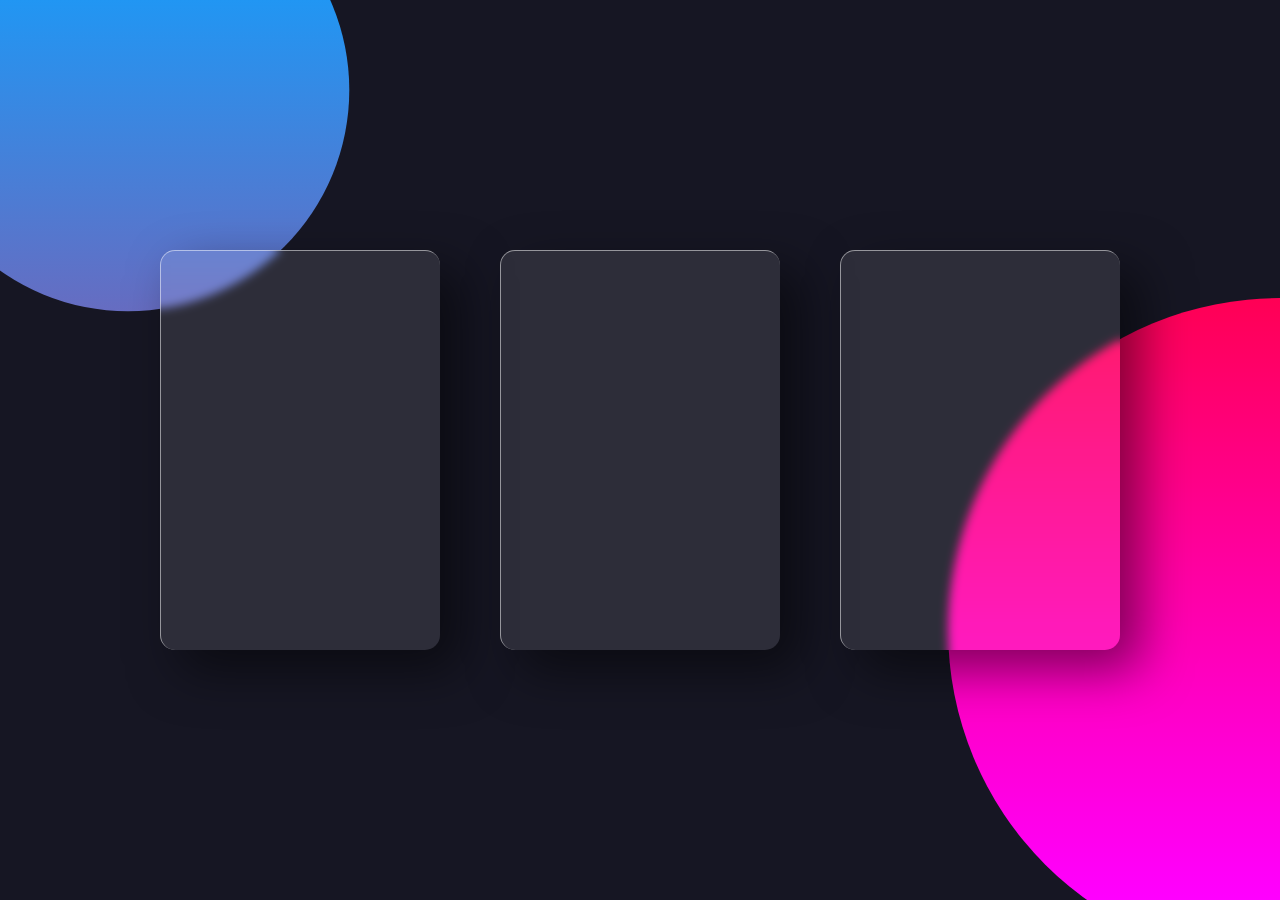
<file: index.html>
<!DOCTYPE html>
<html lang="en">
<head>
  <meta charset="UTF-8">
  <meta name="viewport" content="width=device-width, initial-scale=1.0">
  <title>Glasmorphism Effect 1</title>
  <link rel="stylesheet" href="styles.css">
</head>
<body>
  <div class="container">
    <div class="card">
      <div class="content">
        <h2>01</h2>
        <h3>Card One</h3>
        <p>Lorem ipsum dolor sit amet consectetur adipisicing elit. Velit
          eligendi quas voluptatem impedit culpa sunt, nam ducimus recusandae.
          Commodi tempora quam aliquam corrupti minima, veritatis provident quo
          nam incidunt ipsa!
        </p>
        <a href="#">Read More</a>
      </div>
    </div>
    <div class="card">
      <div class="content">
        <h2>02</h2>
        <h3>Card Two</h3>
        <p>Lorem ipsum dolor sit amet consectetur adipisicing elit. Velit
          eligendi quas voluptatem impedit culpa sunt, nam ducimus recusandae.
          Commodi tempora quam aliquam corrupti minima, veritatis provident quo
          nam incidunt ipsa!
        </p>
        <a href="#">Read More</a>
      </div>
    </div>
    <div class="card">
      <div class="content">
        <h2>03</h2>
        <h3>Card Three</h3>
        <p>Lorem ipsum dolor sit amet consectetur adipisicing elit. Velit
          eligendi quas voluptatem impedit culpa sunt, nam ducimus recusandae.
          Commodi tempora quam aliquam corrupti minima, veritatis provident quo
          nam incidunt ipsa!
        </p>
        <a href="#">Read More</a>
      </div>
    </div>
  </div>
  <script type="text/javascript" src="vanilla-tilt.js"></script>
  <script>
    VanillaTilt.init(document.querySelectorAll(".card"), {
      max: 25,
      speed: 400,
      glare: true,
      "max-glare": 0.5,
    });
  </script>
</body>
</html>
</file>
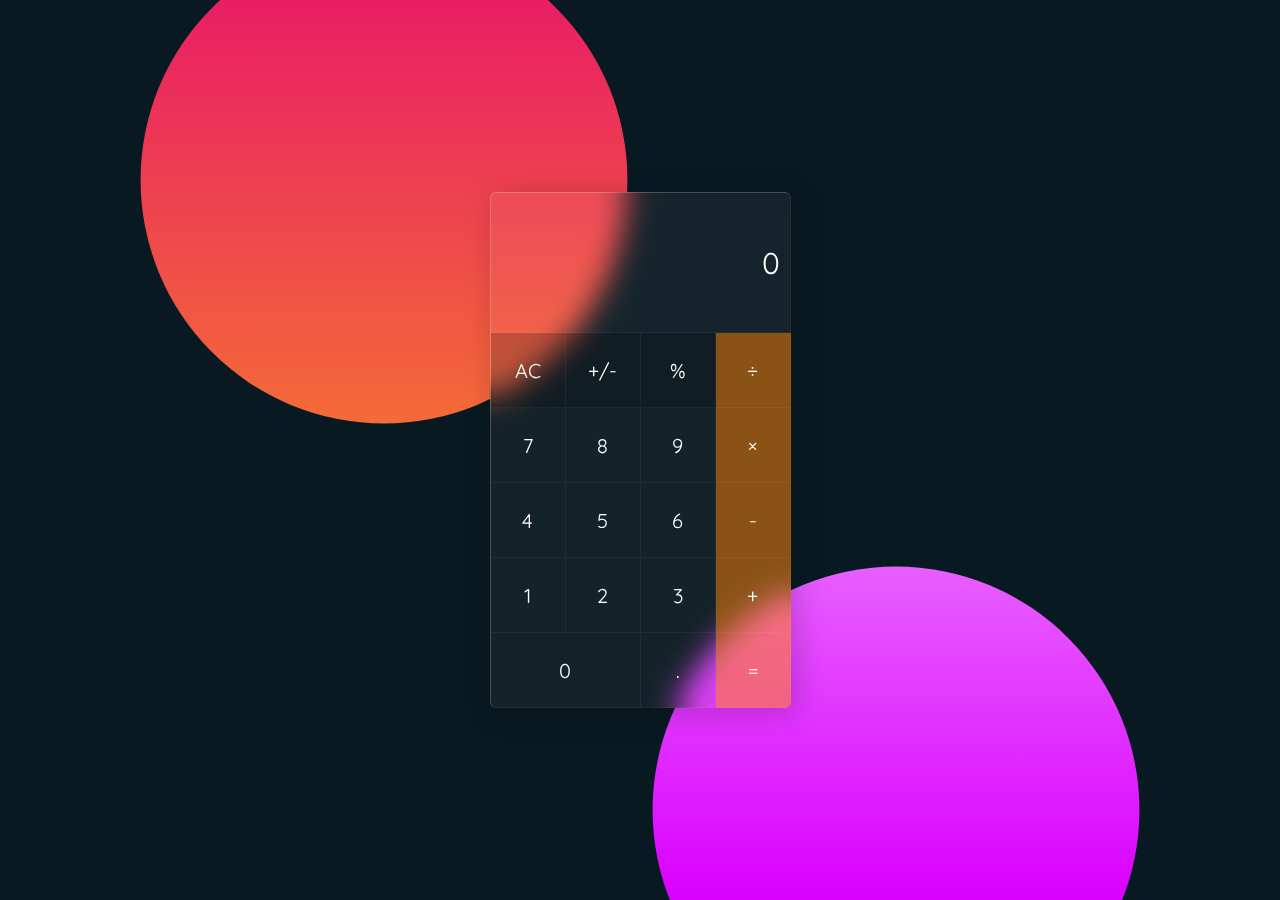
<file: Calculator/index.html>
<!DOCTYPE html>
<html lang="en">
<head>
  <meta charset="UTF-8">
  <meta name="viewport" content="width=device-width, initial-scale=1.0">
  <title>Calculator</title>
  <link rel="stylesheet" href="styles.css">
</head>
<body>
  <div class="container">
    <form class="calculator" name="calc">
      <input type="text" class="value" name="txt" class="temp" value="0"/>
      <span class="num dark" data-action="clear">AC</span>
      <span class="num dark" data-action="sign">+/-</span>
      <span class="num dark" data-action="percent">%</span>
      <span class="num colored key--operator" data-action="divide">÷</span>
      <span class="num">7</span>
      <span class="num">8</span>
      <span class="num">9</span>
      <span class="num colored key--operator" data-action="multiply">×</span>
      <span class="num">4</span>
      <span class="num">5</span>
      <span class="num">6</span>
      <span class="num colored key--operator" data-action="subtract">-</span>
      <span class="num">1</span>
      <span class="num">2</span>
      <span class="num">3</span>
      <span class="num colored key--operator" data-action="add">+</span>
      <span class="num zero">0</span>
      <span class="num" data-action="decimal">.</span>
      <span class="num colored key--equals" data-action="evaluate">=</span>
    </form>
  </div>
  <script type="text/javascript" src="app.js"></script>
  <script type="text/javascript" src="vanilla-tilt.js"></script>
  <script>
    VanillaTilt.init(document.querySelectorAll(".container"), {
      max: 15,
      speed: 400,
      glare: true,
      "max-glare": 0.2,
    });
  </script>
</body>
</html>
</file>
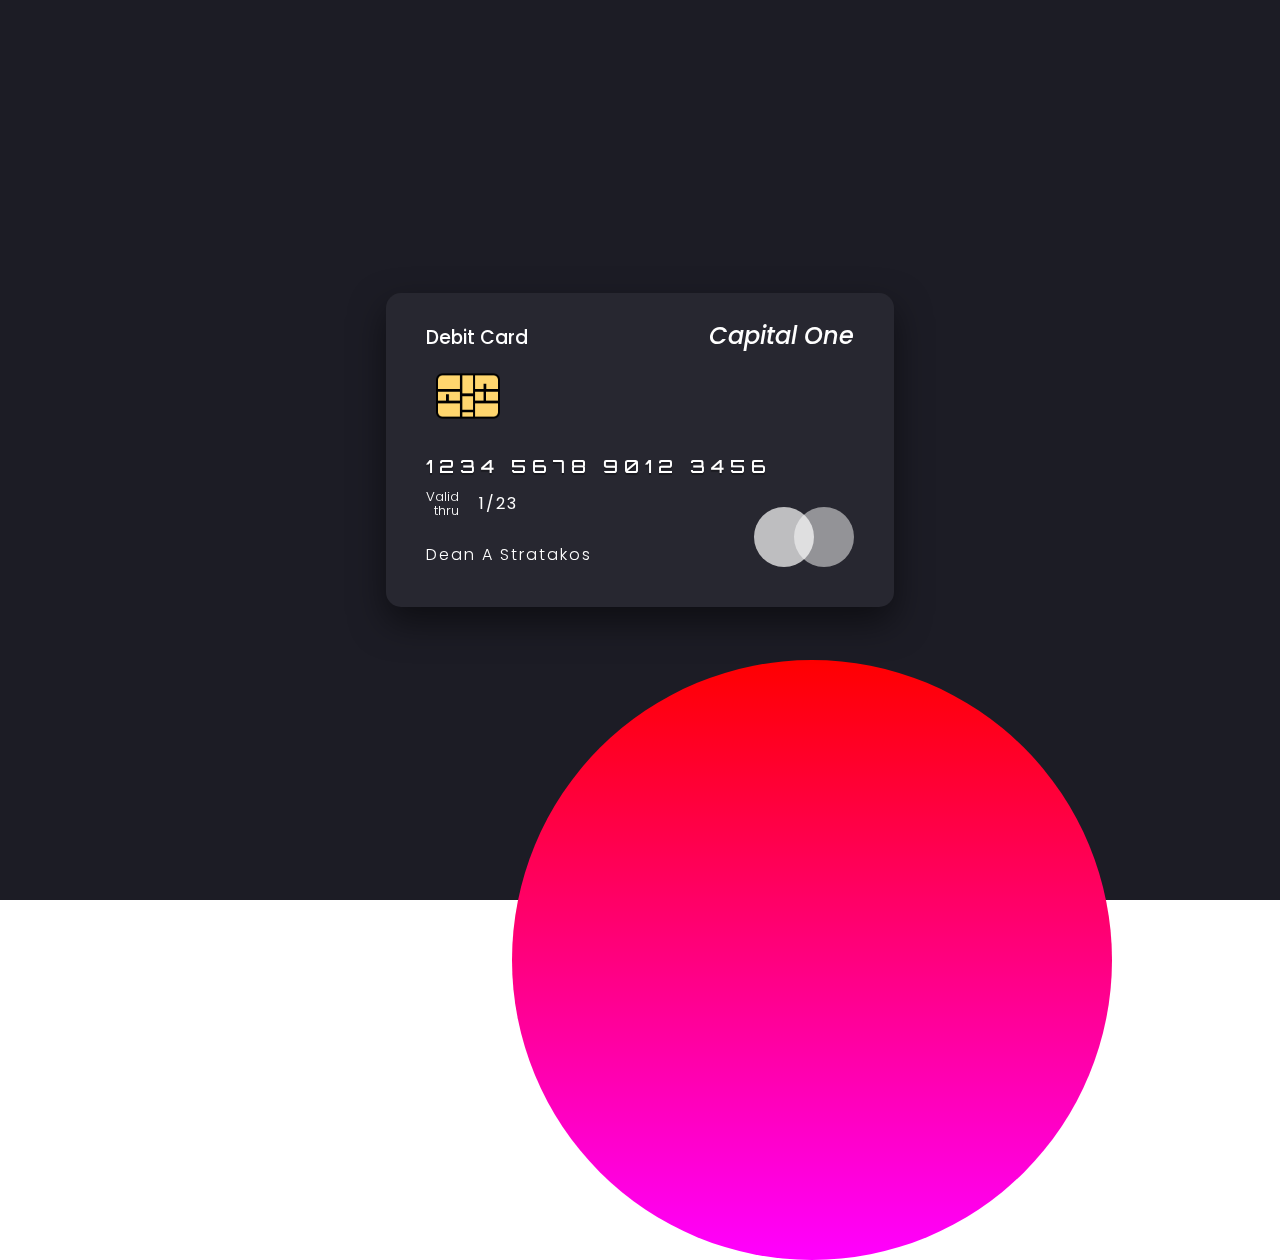
<file: Debit-Card/index.html>
<!DOCTYPE html>
<html lang="en">
<head>
  <meta charset="UTF-8">
  <meta name="viewport" content="width=device-width, initial-scale=1.0">
  <title>Glasmorphism Effect Debit Card</title>
  <link rel="stylesheet" href="styles.css">
</head>
<body>
  <section>
    <div class="card">
      <div class="face front">
        <h3 class="debit">Debit Card</h3>
        <h3 class="bank">Capital One</h3>
        <img src="chip.png" class="chip" alt="chip">
        <h3 class="number">1234 5678 9012 3456</h3>
        <h5 class="valid"><span>Valid<br>thru</span><span>1/23</span></h5>
        <h5 class="cardHolder">Dean A Stratakos</h5>
      </div>
      <div class="face back">
        <div class="blackbar"></div>
        <div class="ccvtext">
          <h5>Authorized Signature - not valid unless signed</h5>
          <div class="whiteBar"></div>
          <div class="ccv">123</div>
        </div>
        <p class="text">
          Lorem ipsum dolor sit amet consectetur adipisicing elit. Eaque harum
          iure pariatur non nobis ipsam praesentium illo aspernatur dolore
          adipisci consequuntur fugit officia vero atque accusamus quod, beatae
          at nam? Lorem ipsum dolor sit amet consectetur adipisicing elit.
          Reiciendis quasi nemo autem ab ad esse iusto veniam ex, quae eveniet.
          Hic, aliquid totam doloremque quaerat a fuga eligendi facere omnis?
        </p>
      </div>
    </div>
  </section>
</body>
</html>
</file>
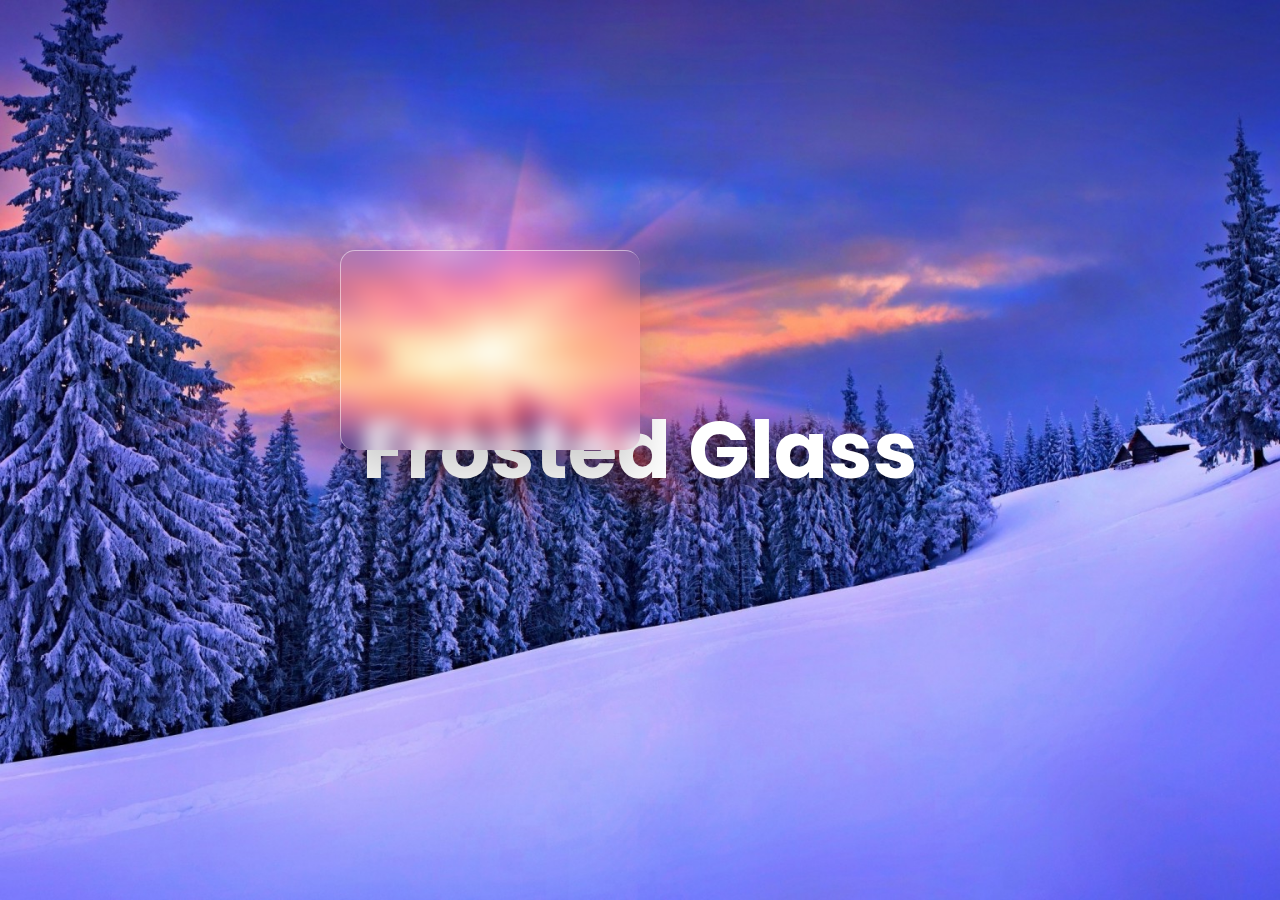
<file: Frosted-Glass/index.html>
<!DOCTYPE html>
<html lang="en">
<head>
  <meta charset="UTF-8">
  <meta name="viewport" content="width=device-width, initial-scale=1.0">
  <title>Frosted Glass Effect</title>
  <link rel="stylesheet" href="styles.css">
</head>
<body>
  <section>
    <h2>Frosted Glass</h2>
    <div class="glass"></div>
  </section>
  <script>
    document.addEventListener("mousemove", function(e) {
      const glass = document.querySelector('.glass');
      glass.style.left = e.offsetX + 'px';
      glass.style.top = e.offsetY + 'px';
    })
  </script>
</body>
</html>
</file>
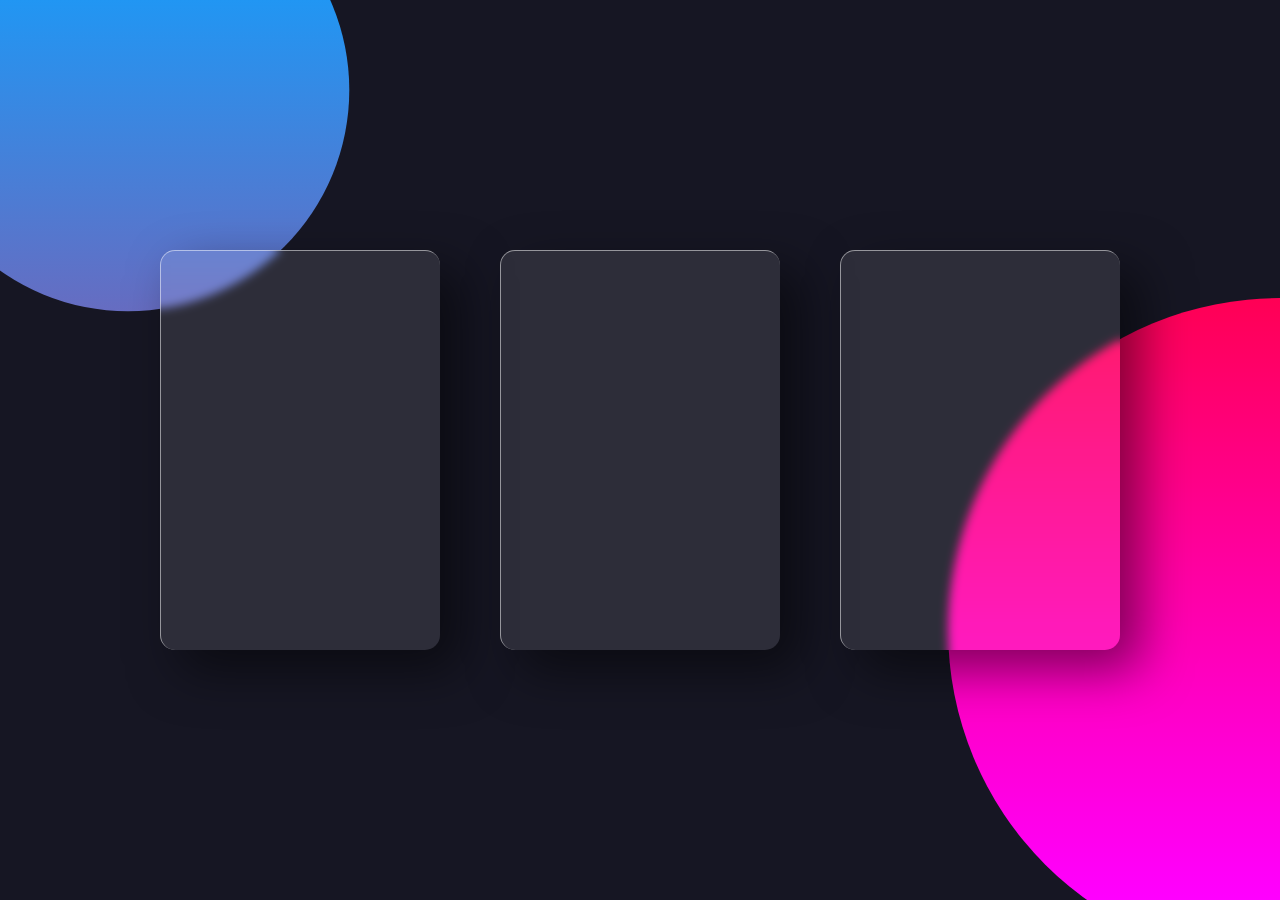
<file: Three-Cards/index.html>
<!DOCTYPE html>
<html lang="en">
<head>
  <meta charset="UTF-8">
  <meta name="viewport" content="width=device-width, initial-scale=1.0">
  <title>Glasmorphism Effect Three Cards</title>
  <link rel="stylesheet" href="styles.css">
</head>
<body>
  <div class="container">
    <div class="card">
      <div class="content">
        <h2>01</h2>
        <h3>Card One</h3>
        <p>Lorem ipsum dolor sit amet consectetur adipisicing elit. Velit
          eligendi quas voluptatem impedit culpa sunt, nam ducimus recusandae.
          Commodi tempora quam aliquam corrupti minima, veritatis provident quo
          nam incidunt ipsa!
        </p>
        <a href="#">Read More</a>
      </div>
    </div>
    <div class="card">
      <div class="content">
        <h2>02</h2>
        <h3>Card Two</h3>
        <p>Lorem ipsum dolor sit amet consectetur adipisicing elit. Velit
          eligendi quas voluptatem impedit culpa sunt, nam ducimus recusandae.
          Commodi tempora quam aliquam corrupti minima, veritatis provident quo
          nam incidunt ipsa!
        </p>
        <a href="#">Read More</a>
      </div>
    </div>
    <div class="card">
      <div class="content">
        <h2>03</h2>
        <h3>Card Three</h3>
        <p>Lorem ipsum dolor sit amet consectetur adipisicing elit. Velit
          eligendi quas voluptatem impedit culpa sunt, nam ducimus recusandae.
          Commodi tempora quam aliquam corrupti minima, veritatis provident quo
          nam incidunt ipsa!
        </p>
        <a href="#">Read More</a>
      </div>
    </div>
  </div>
  <script type="text/javascript" src="vanilla-tilt.js"></script>
  <script>
    VanillaTilt.init(document.querySelectorAll(".card"), {
      max: 25,
      speed: 400,
      glare: true,
      "max-glare": 0.5,
    });
  </script>
</body>
</html>
</file>
<file: styles.css>
@import url('https://fonts.googleapis.com/css?family=Poppins:200,300,400,500,600,700,800,900&display=swap');

* {
  margin: 0;
  padding: 0;
  box-sizing: border-box;
  font-family: 'Poppins', sans-serif;
}

body {
  display: flex;
  justify-content: center;
  align-items: center;
  min-height: 100vh;
  background: #161623;
}

body::before {
  content: '';
  position: absolute;
  top: 0;
  left: 0;
  width: 100%;
  height: 100%;
  background: linear-gradient(#f00, #f0f);
  clip-path: circle(30% at right 70%);
}

body::after {
  content: '';
  position: absolute;
  top: 0;
  left: 0;
  width: 100%;
  height: 100%;
  background: linear-gradient(#2196f3, #e91e63);
  clip-path: circle(20% at 10% 10%);
}

.container  {
  position: relative;
  display: flex;
  justify-content: center;
  align-items: center;
  max-width: 1200px;
  flex-wrap: wrap;
  z-index: 1;
}

.container .card {
  position: relative;
  width: 280px;
  height: 400px;
  margin: 30px;
  border-radius: 15px;
  overflow: hidden;
  display: flex;
  justify-content: center;
  align-items: center;
  /* glassmorphism effect */
  background: rgba(255, 255, 255, 0.1);
  box-shadow: 20px 20px 50px rgba(0, 0, 0, 0.5);
  border-top: 1px solid rgba(255, 255, 255, 0.5);
  border-left: 1px solid rgba(255, 255, 255, 0.5);
  backdrop-filter: blur(5px);
  -webkit-backdrop-filter: blur(5px);
}

.container .card .content {
  padding: 20px;
  text-align: center;
  transform: translateY(100px);
  opacity: 0;
  transition: 0.5s;
}

.container .card:hover .content {
  transform: translateY(0);
  opacity: 1;
}

.container .card .content h2 {
  position: absolute;
  top: -40px;
  right: 30px;
  font-size: 8em;
  color: rgb(255, 255, 255, 0.05);
  pointer-events: none;
}

.container .card .content h3 {
  font-size: 1.8em;
  color: #fff;
  z-index: 1;
}

.container .card .content p {
  font-size: 1em;
  color: #fff;
  font-weight: 300;
}

.container .card .content a {
  position: relative;
  display: inline-block;
  padding: 8px 20px;
  margin-top: 15px;
  background: #fff;
  color: #000;
  border-radius: 20px;
  text-decoration: none;
  font-weight: 500;
  box-shadow: 0 5px 15px rgba(0, 0, 0, 0.2);
}
</file>
<file: Calculator/styles.css>
@import url('https://fonts.googleapis.com/css?family=Quicksand:200,300,400,500,600,700,800,900&display=swap');

* {
  margin: 0;
  padding: 0;
  box-sizing: border-box;
  font-family: 'Quicksand', sans-serif;
}

body {
  display: flex;
  justify-content: center;
  align-items: center;
  min-height: 100vh;
  background: #091921;
}

body:before {
  content: '';
  position: absolute;
  top: 0;
  left: 0;
  width: 100%;
  height: 100%;
  background: linear-gradient(#e91e63, #ffc107);
  clip-path: circle(22% at 30% 20%);
}

body:after {
  content: '';
  position: absolute;
  top: 0;
  left: 0;
  width: 100%;
  height: 100%;
  background: linear-gradient(#ffffff, #da00ff);
  clip-path: circle(22% at 70% 90%);
}

.container {
  position: relative;
  background: rgba(255, 255, 255, 0.05);
  border-radius: 6px;
  overflow: hidden;
  z-index: 10;
  /* glassmorphism effect */
  box-shadow: 5px 5px 30px rgba(0, 0, 0, 0.2);
  border-top: 1px solid rgba(255, 255, 255, 0.2);
  border-left: 1px solid rgba(255, 255, 255, 0.2);
  backdrop-filter: blur(15px);
  -webkit-backdrop-filter: blur(15px);
}

.container .calculator {
  position: relative;
  display: grid;
}

.container .calculator .value {
  grid-column: span 4;
  height: 140px;
  width: 300px;
  text-align: right;
  border: none;
  outline: none;
  padding: 10px;
  font-size: 30px;
  background: transparent;
  color: #fff;
  border-bottom: 1px solid rgba(255, 255, 255, 0.05);
  border-right: 1px solid rgba(255, 255, 255, 0.05);
}

.container .calculator span {
  display: grid;
  place-items: center;
  width: 75px;
  height: 75px;
  color: #fff;
  font-weight: 400;
  cursor: pointer;
  font-size: 20px;
  user-select: none;
  border-bottom: 1px solid rgba(255, 255, 255, 0.05);
  border-right: 1px solid rgba(255, 255, 255, 0.05);
}

.container .calculator span:hover {
  transition: 0s;
  background: rgba(255, 255, 255, 0.05);
}

.container .calculator span.colored:hover {
  background: rgba(255, 131, 0, 1);
}

.container .calculator span:active {
  background: #14ff47;
  color: #192f00;
  font-size: 24px;
  font-weight: 500;
}

.container .calculator .num {
  background: rgba(0, 0, 0, 0.05);
}

.container .calculator .dark {
  background: rgba(0, 0, 0, 0.2);
}

.container .calculator .colored {
  background: rgba(255, 131, 0, 0.5);
}

.container .calculator .zero {
  grid-column: span 2;
  width: 150px;
}
</file>
<file: Debit-Card/styles.css>
@import url('https://fonts.googleapis.com/css?family=Poppins:200,300,400,500,600,700,800,900&display=swap');
@import url('https://fonts.googleapis.com/css2?family=Orbitron:wght@500&display=swap');

* {
  margin: 0;
  padding: 0;
  box-sizing: border-box;
  font-family: 'Poppins', sans-serif;
}

body {
  overflow: hidden;
}

section {
  display: flex;
  justify-content: center;
  align-items: center;
  min-height: 100vh;
  background: #1c1c25;
}

section::before {
  content: '';
  position: absolute;
  bottom: -40%;
  left: 40%;
  width: 600px;
  height: 600px;
  background: linear-gradient(#f00, #f0f);
  border-radius: 50%;
}

.card {
  position: relative;
  width: 508px;
  height: 314px;
  transform-style: preserve-3d;
  perspective: 500px;
}

.card .face {
  position: absolute;
  top: 0;
  left: 0;
  width: 100%;
  height: 100%;
  box-shadow: 0 15px 35px rgba(0, 0, 0, 0.5);
  border-radius: 15px;
  background: rgba(255, 255, 255, 0.05);
  backdrop-filter: blur(10px);
  -webkit-backdrop-filter: blur(10px);
  transform-style: preserve-3d;
  transition: 1s;
  backface-visibility: hidden;
  -webkit-backface-visibility: hidden;
}

.card:hover .face.front {
  transform: rotateY(180deg);
}

.card .face.back {
  transform: rotateY(180deg);
}

.card:hover .face.back {
  transform: rotateY(360deg);
}

.card .face.front::before {
  content: '';
  position: absolute;
  bottom: 40px;
  right: 40px;
  width: 60px;
  height: 60px;
  background: #fff;
  border-radius: 50%;
  opacity: 0.5;
}

.card .face.front::after {
  content: '';
  position: absolute;
  bottom: 40px;
  right: 80px;
  width: 60px;
  height: 60px;
  background: #fff;
  border-radius: 50%;
  opacity: 0.7;
}

.card .face.front .debit {
  position: absolute;
  left: 40px;
  top: 30px;
  color: #fff;
  font-weight: 500;
}

.card .face.front .bank {
  position: absolute;
  right: 40px;
  top: 25px;
  color: #fff;
  font-weight: 500;
  font-style: italic;
  font-size: 24px;
}

.card .face.front .chip {
  position: absolute;
  left: 50px;
  top: 80px;
  max-width: 64px;
}

.card .face.front .number {
  position: absolute;
  left: 40px;
  bottom: 130px;
  color: #fff;
  font-weight: 500;
  letter-spacing: 6px;
  font-size: 18px;
  text-shadow: 0 2px 1px #0005;
  font-family: 'Orbitron', sans-serif;
}

.card .face.front .valid {
  position: absolute;
  left: 40px;
  bottom: 90px;
  display: flex;
  justify-content: center;
  align-items: center;
  color: #fff;
  font-weight: 300;
  line-height: 1em;
  text-align: right;
}

.card .face.front .valid span:last-child {
  margin-left: 20px;
  font-size: 16px;
  font-weight: 400;
  letter-spacing: 2px;
}

.card .face.front .cardHolder {
  position: absolute;
  left: 40px;
  bottom: 40px;
  color: #fff;
  font-weight: 300;
  font-size: 16px;
  letter-spacing: 2px;
}

.card .face.back .blackbar {
  position: absolute;
  top: 40px;
  width: 100%;
  height: 60px;
  background: #000;
}

.card .face.back .ccvtext {
  position: absolute;
  left: 30px;
  top: 120px;
}

.card .face.back .ccvtext h5 {
  color: #fff;
  font-weight: 400;
  font-size: 12px;
  text-transform: uppercase;
  letter-spacing: 2px;
}

.card .face.back .ccvtext .whiteBar {
  position: relative;
  width: 400px;
  height: 40px;
  background: #fff;
  margin-top: 5px;
}

.card .face.back .ccvtext .ccv {
  position: relative;
  left: 400px;
  top: -35px;
  background: #ccc;
  color: #111;
  width: 50px;
  height: 30px;
  font-weight: 600;
  letter-spacing: 3px;
  display: flex;
  justify-content: center;
  align-items: center;
}

.card .face.back .text {
  position: absolute;
  left: 30px;
  right: 30px;
  bottom: 30px;
  color: #fff;
  font-size: 10px;
  line-height: 1.4em;
  font-weight: 300;
}
</file>
<file: Frosted-Glass/styles.css>
@import url('https://fonts.googleapis.com/css?family=Poppins:200,300,400,500,600,700,800,900&display=swap');

* {
  margin: 0;
  padding: 0;
  box-sizing: border-box;
  font-family: 'Poppins', sans-serif;
}

section {
  position: relative;
  display: flex;
  justify-content: center;
  align-items: center;
  min-height: 100vh;
  background: url(background.jpeg);
  background-position: center;
  background-attachment: fixed;
  background-size: cover;
  overflow: hidden;
}

section h2 {
  font-size: 5em;
  color: #fff;
  pointer-events: none;
  text-shadow: 0 10px 20px rgba(0, 0, 0, 0.5);
}

section .glass {
  position: absolute;
  transform: translate(-50%, -50%);
  pointer-events: none;
  width: 300px;
  height: 200px;
  border-radius: 15px;
  /* glassmorphism effect */
  box-shadow: 0 25px 50px rgba(0, 0, 0, 0.2);
  border-top: 1px solid rgba(255, 255, 255, 0.5);
  border-left: 1px solid rgba(255, 255, 255, 0.5);
  background: transparent;
  backdrop-filter: blur(10px);
  -webkit-backdrop-filter: blur(10px);
  transition: 0.5s;
}
</file>
<file: Three-Cards/styles.css>
@import url('https://fonts.googleapis.com/css?family=Poppins:200,300,400,500,600,700,800,900&display=swap');

* {
  margin: 0;
  padding: 0;
  box-sizing: border-box;
  font-family: 'Poppins', sans-serif;
}

body {
  display: flex;
  justify-content: center;
  align-items: center;
  min-height: 100vh;
  background: #161623;
}

body::before {
  content: '';
  position: absolute;
  top: 0;
  left: 0;
  width: 100%;
  height: 100%;
  background: linear-gradient(#f00, #f0f);
  clip-path: circle(30% at right 70%);
}

body::after {
  content: '';
  position: absolute;
  top: 0;
  left: 0;
  width: 100%;
  height: 100%;
  background: linear-gradient(#2196f3, #e91e63);
  clip-path: circle(20% at 10% 10%);
}

.container  {
  position: relative;
  display: flex;
  justify-content: center;
  align-items: center;
  max-width: 1200px;
  flex-wrap: wrap;
  z-index: 1;
}

.container .card {
  position: relative;
  width: 280px;
  height: 400px;
  margin: 30px;
  border-radius: 15px;
  overflow: hidden;
  display: flex;
  justify-content: center;
  align-items: center;
  /* glassmorphism effect */
  background: rgba(255, 255, 255, 0.1);
  box-shadow: 20px 20px 50px rgba(0, 0, 0, 0.5);
  border-top: 1px solid rgba(255, 255, 255, 0.5);
  border-left: 1px solid rgba(255, 255, 255, 0.5);
  backdrop-filter: blur(5px);
  -webkit-backdrop-filter: blur(5px);
}

.container .card .content {
  padding: 20px;
  text-align: center;
  transform: translateY(100px);
  opacity: 0;
  transition: 0.5s;
}

.container .card:hover .content {
  transform: translateY(0);
  opacity: 1;
}

.container .card .content h2 {
  position: absolute;
  top: -40px;
  right: 30px;
  font-size: 8em;
  color: rgb(255, 255, 255, 0.05);
  pointer-events: none;
}

.container .card .content h3 {
  font-size: 1.8em;
  color: #fff;
  z-index: 1;
}

.container .card .content p {
  font-size: 1em;
  color: #fff;
  font-weight: 300;
}

.container .card .content a {
  position: relative;
  display: inline-block;
  padding: 8px 20px;
  margin-top: 15px;
  background: #fff;
  color: #000;
  border-radius: 20px;
  text-decoration: none;
  font-weight: 500;
  box-shadow: 0 5px 15px rgba(0, 0, 0, 0.2);
}
</file>
